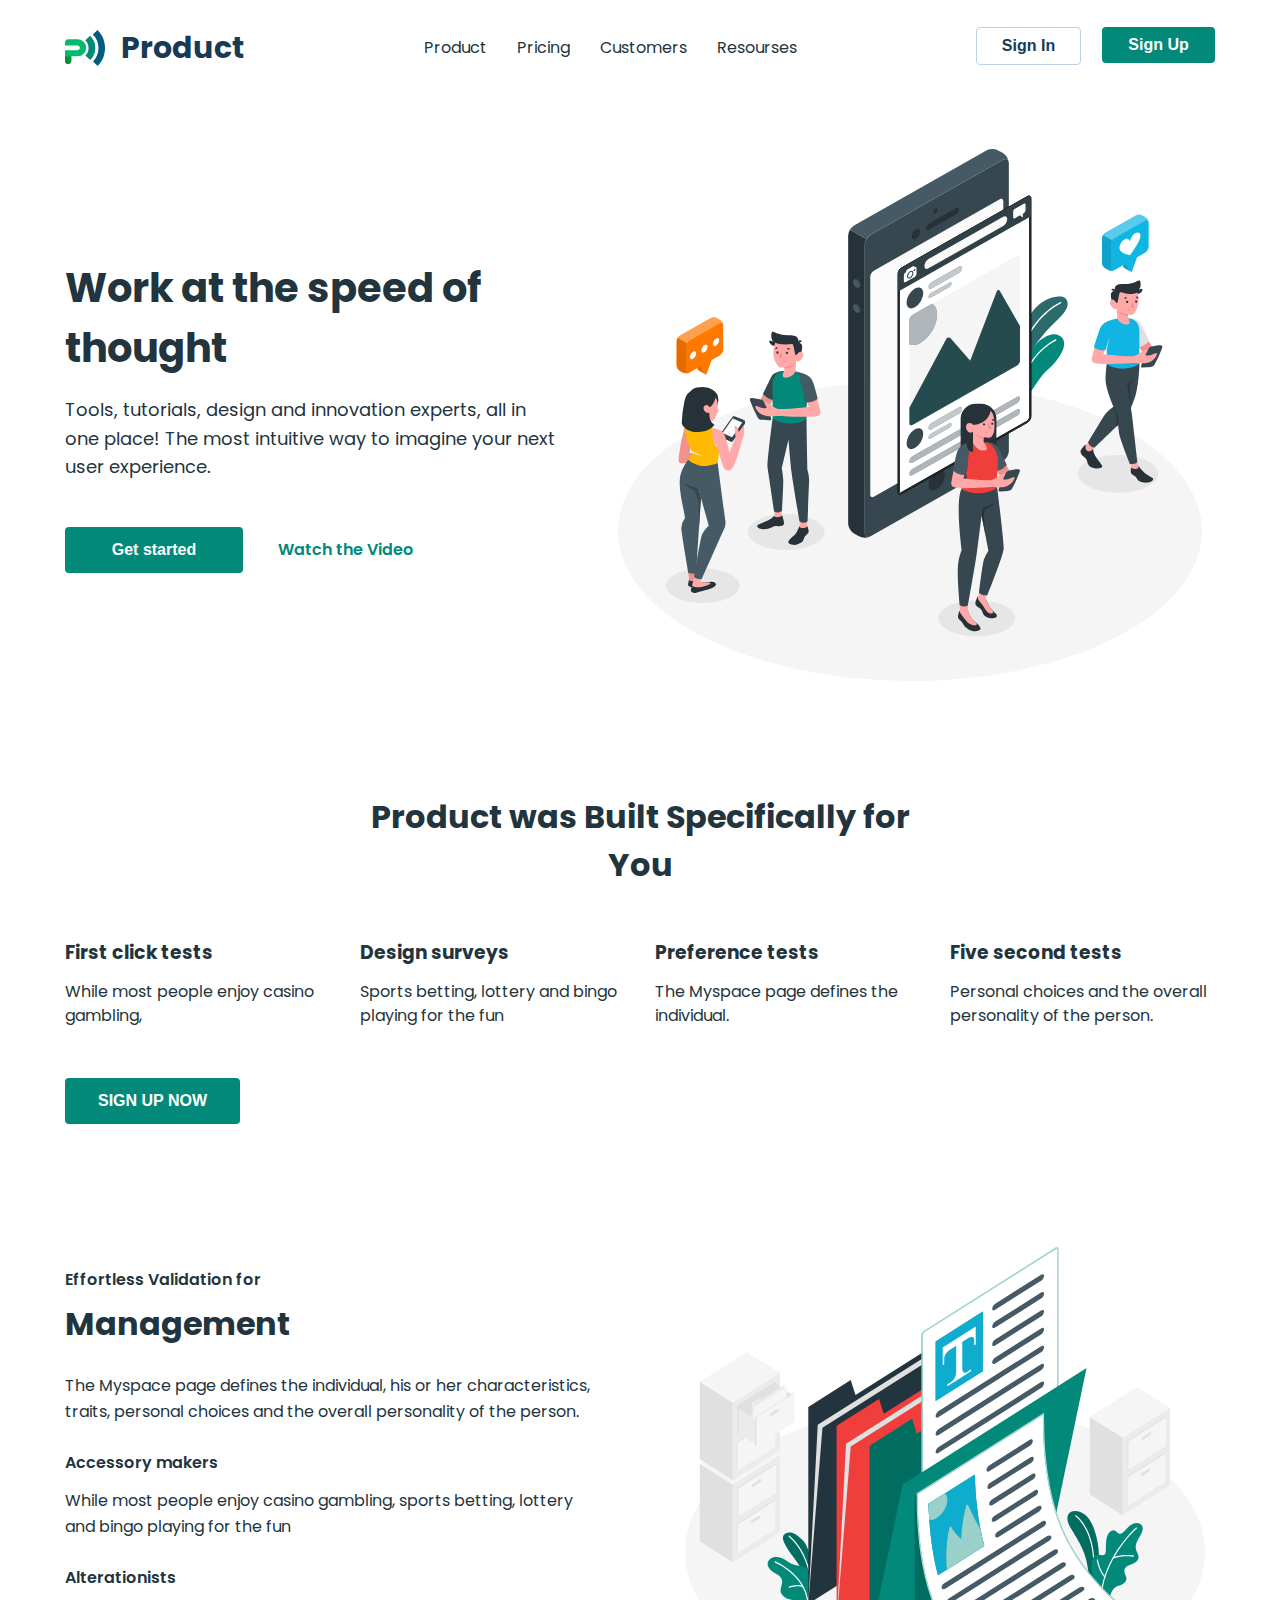
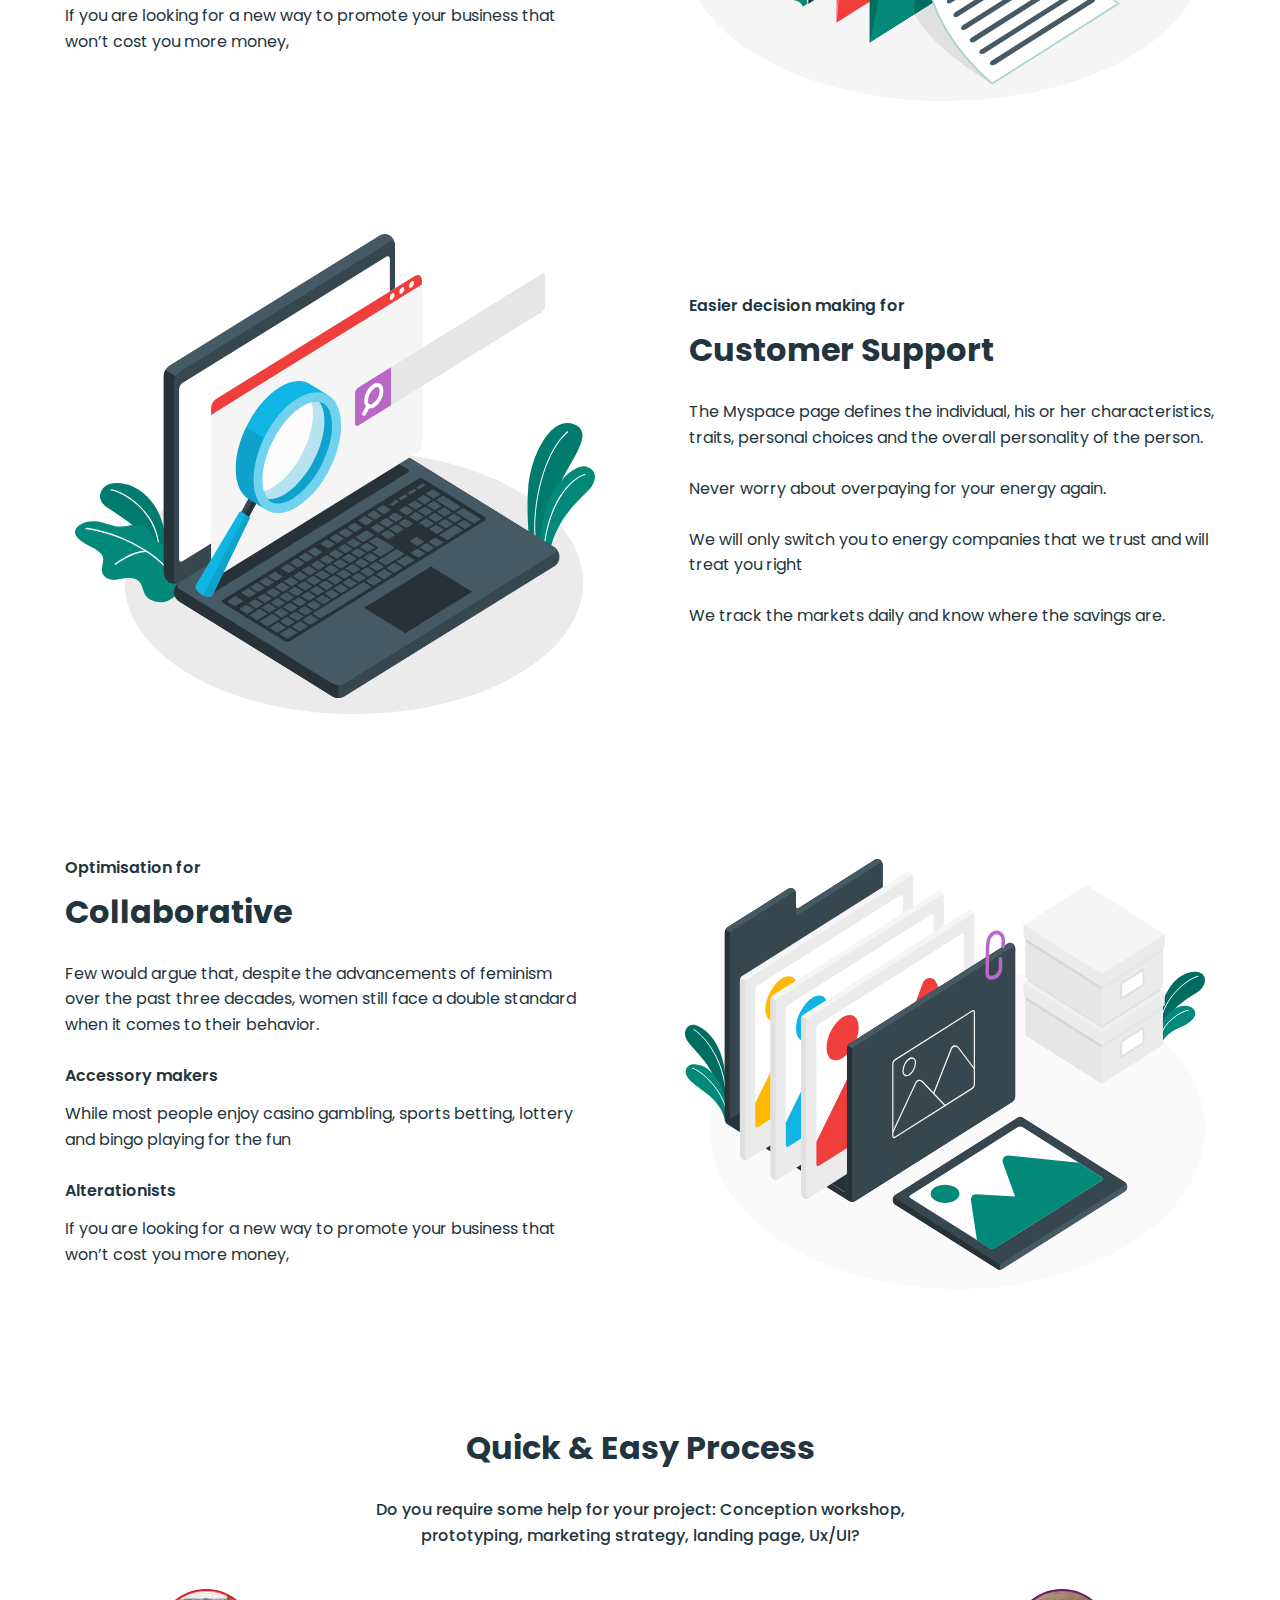
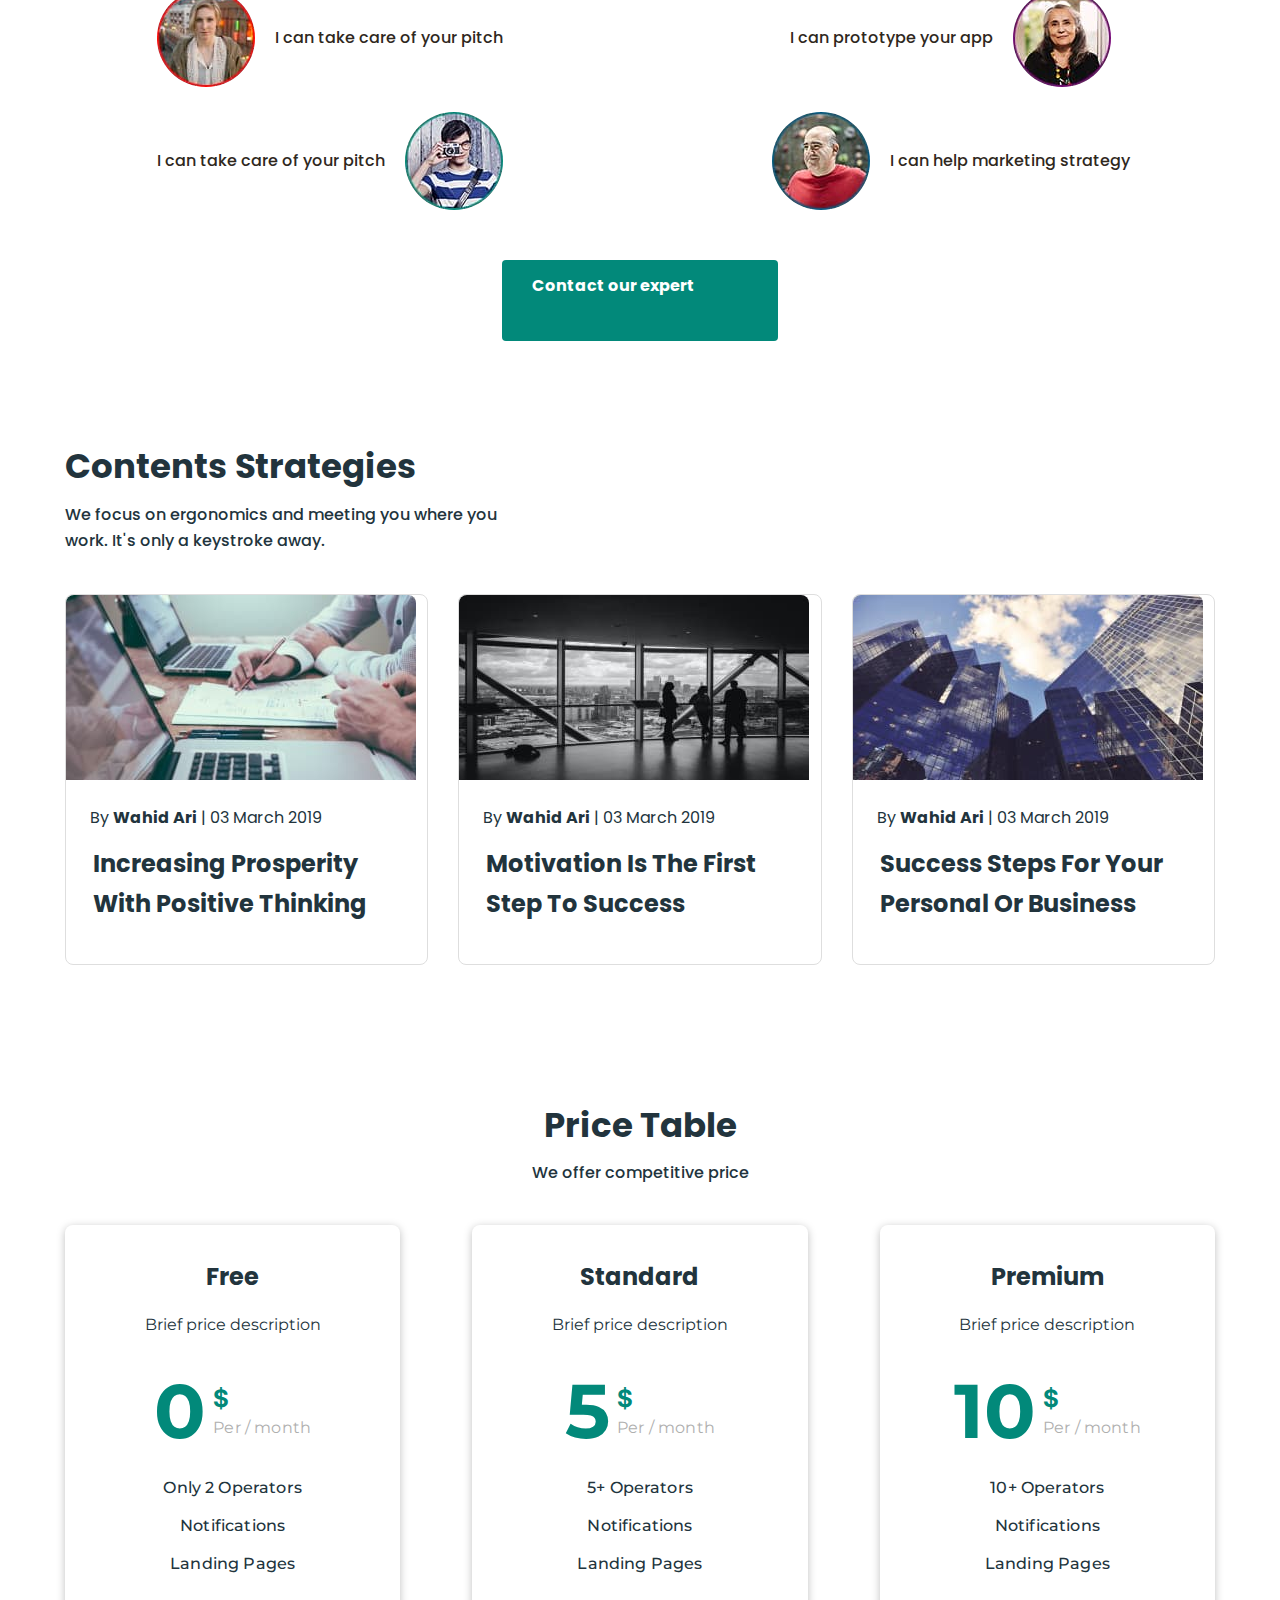
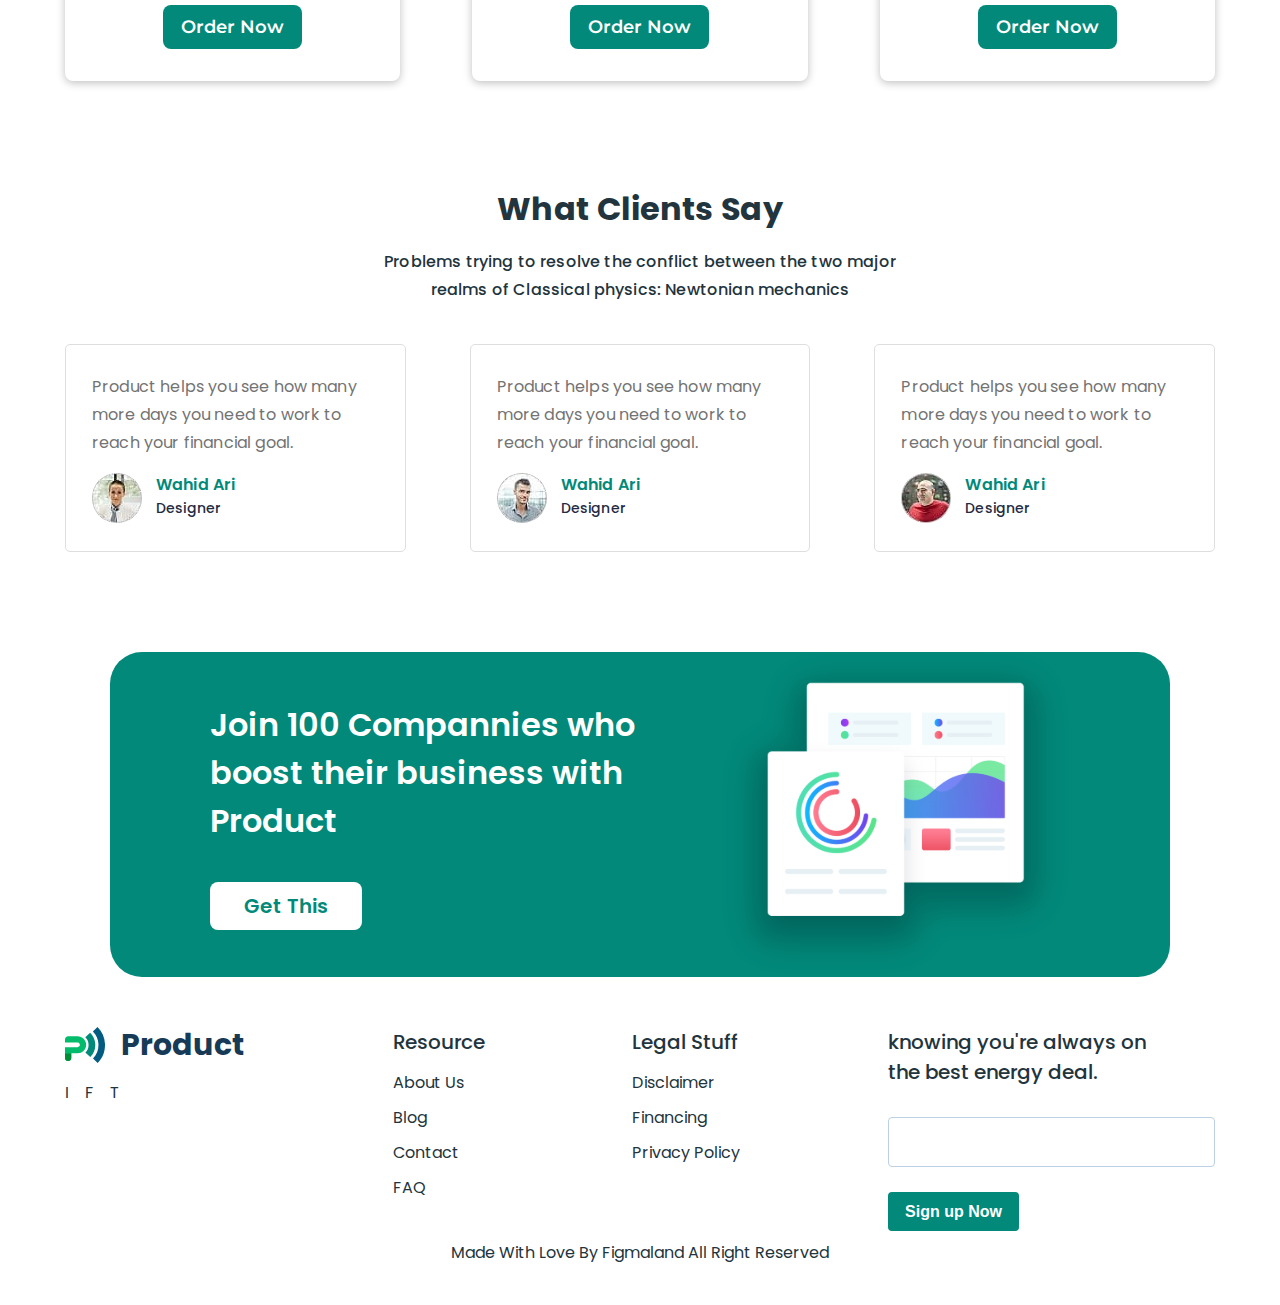
<file: index.html>
<!DOCTYPE html>
<html lang="en">
  <head>
    <meta charset="UTF-8" />
    <meta name="viewport" content="width=device-width, initial-scale=1.0" />
    <title>Business Promotion</title>
    <link
      rel="stylesheet"
      href="https://cdnjs.cloudflare.com/ajax/libs/modern-normalize/3.0.1/modern-normalize.min.css"
      integrity="sha512-q6WgHqiHlKyOqslT/lgBgodhd03Wp4BEqKeW6nNtlOY4quzyG3VoQKFrieaCeSnuVseNKRGpGeDU3qPmabCANg=="
      crossorigin="anonymous"
      referrerpolicy="no-referrer"
    />
    <link href="./css/styles.css" rel="stylesheet" />
    <link rel="preconnect" href="https://fonts.googleapis.com" />
    <link rel="preconnect" href="https://fonts.gstatic.com" crossorigin />
    <link
      href="https://fonts.googleapis.com/css2?family=Inter:ital,opsz,wght@0,14..32,100..900;1,14..32,100..900&family=Montserrat:ital,wght@0,100..900;1,100..900&family=Poppins:wght@400;500;600;700&display=swap"
      rel="stylesheet"
    />
  </head>
  <body>
    <header>
      <div class="container">
        <nav class="navigation">
          <a class="logo" href="index.html">
            <img
              class="logo-img"
              src="./images/logo.svg"
              alt="Logotype"
              width="40"
              height="36"
            />
            <p class="logo-text">Product</p></a
          >
          <ul class="navigation-list">
            <li class="navigation-list-item">
              <a href="./index.html">Product</a>
            </li>
            <li class="navigation-list-item">
              <a href="./pricing.html">Pricing</a>
            </li>
            <li class="navigation-list-item">
              <a href="./customer.html">Customers</a>
            </li>
            <li class="navigation-list-item"><a href="">Resourses</a></li>
          </ul>
          <ul class="navigation-btn">
            <li>
              <button class="navigation-btn-in" type="button">Sign In</button>
            </li>
            <li>
              <button class="navigation-btn-up" type="button">Sign Up</button>
            </li>
          </ul>
        </nav>
      </div>
    </header>
    <main>
      <section class="section hero-section">
        <div class="container container-hero">
          <div class="hero-text">
            <h1 class="hero-title">Work at the speed of thought</h1>
            <p class="hero-subtitle">
              Tools, tutorials, design and innovation experts, all in one place!
              The most intuitive way to imagine your next user experience.
            </p>

            <button class="hero-btn" type="button">Get started</button>
            <a class="hero-link" href="">Watch the Video</a>
          </div>
          <img src="./images/hero-img.svg" alt="people" />
        </div>
      </section>
      <section class="section section-benefits">
        <div class="container container-benefits">
          <h2 class="benefits-title">Product was Built Specifically for You</h2>
          <ul class="benefits-list">
            <li class="benefits-list-item">
              <h3 class="benefits-item-title">First click tests</h3>
              <p class="benefits-item-text">
                While most people enjoy casino gambling,
              </p>
            </li>
            <li class="benefits-list-item">
              <h3 class="benefits-item-title">Design surveys</h3>
              <p class="benefits-item-text">
                Sports betting, lottery and bingo playing for the fun
              </p>
            </li>
            <li class="benefits-list-item">
              <h3 class="benefits-item-title">Preference tests</h3>
              <p class="benefits-item-text">
                The Myspace page defines the individual.
              </p>
            </li>
            <li class="benefits-list-item">
              <h3 class="benefits-item-title">Five second tests</h3>
              <p class="benefits-item-text">
                Personal choices and the overall personality of the person.
              </p>
            </li>
          </ul>
          <button class="benefit-btn" type="button">SIGN UP NOW</button>
        </div>
      </section>
      <section class="section section-management">
        <div class="container container-management">
          <div class="management-content">
            <p class="management-subtitle">Effortless Validation for</p>
            <h3 class="management-title">Management</h3>
            <p class="section-text">
              The Myspace page defines the individual, his or her
              characteristics, traits, personal choices and the overall
              personality of the person.
            </p>
            <ul class="management-list">
              <li class="management-list-item">
                <h4 class="management-list-item-title">Accessory makers</h4>
                <p class="section-text">
                  While most people enjoy casino gambling, sports betting,
                  lottery and bingo playing for the fun
                </p>
              </li>
              <li class="management-list-item">
                <h4 class="management-list-item-title">Alterationists</h4>
                <p class="section-text">
                  If you are looking for a new way to promote your business that
                  won’t cost you more money,
                </p>
              </li>
            </ul>
          </div>
          <img
            class="management-image"
            src="./images/management-img.svg"
            alt="management"
            width="540"
            height="500"
          />
        </div>
      </section>
      <section class="section section-support">
        <div class="container container-management">
          <img
            src="./images/support-img.svg"
            alt="support"
            width="540"
            height="500"
          />
          <div class="management-content">
            <p class="management-subtitle">Easier decision making for</p>
            <h3 class="management-title">Customer Support</h3>
            <p class="section-text">
              The Myspace page defines the individual, his or her
              characteristics, traits, personal choices and the overall
              personality of the person.
            </p>
            <ul class="management-list">
              <li>
                <p class="section-text">
                  Never worry about overpaying for your energy again.
                </p>
              </li>
              <li>
                <p class="section-text">
                  We will only switch you to energy companies that we trust and
                  will treat you right
                </p>
              </li>
              <li>
                <p class="section-text">
                  We track the markets daily and know where the savings are.
                </p>
              </li>
            </ul>
          </div>
        </div>
      </section>
      <section class="section">
        <div class="container container-management">
          <div class="management-content">
            <p class="management-subtitle">Optimisation for</p>
            <h3 class="management-title">Collaborative</h3>
            <p class="section-text">
              Few would argue that, despite the advancements of feminism over
              the past three decades, women still face a double standard when it
              comes to their behavior.
            </p>
            <ul class="management-list">
              <li>
                <h4 class="management-list-item-title">Accessory makers</h4>
                <p class="section-text">
                  While most people enjoy casino gambling, sports betting,
                  lottery and bingo playing for the fun
                </p>
              </li>
              <li>
                <h4 class="management-list-item-title">Alterationists</h4>
                <p class="section-text">
                  If you are looking for a new way to promote your business that
                  won’t cost you more money,
                </p>
              </li>
            </ul>
          </div>
          <img
            src="./images/collaboration-img.svg"
            alt="collaboration"
            width="540"
            height="500"
          />
        </div>
      </section>
      <section class="section section-experts">
        <div class="container container-experts">
          <h2 class="experts-title">Quick & Easy Process</h2>
          <p class="expert-subtitle">
            Do you require some help for your project: Conception workshop,
            prototyping, marketing strategy, landing page, Ux/UI?
          </p>
          <ul class="experts-list">
            <li class="experts-list-item">
              <img
                class="expert-photo"
                src="./images/avatar1.jpg"
                alt="avatar1"
              />
              <p class="expert-comment">I can take care of your pitch</p>
            </li>
            <li class="experts-list-item">
              <p class="expert-comment">I can prototype your app</p>
              <img
                class="expert-photo"
                src="./images/avatar2.jpg"
                alt="avatar2"
              />
            </li>
            <li class="experts-list-item">
              <p class="expert-comment">I can take care of your pitch</p>
              <img
                class="expert-photo"
                src="./images/avatar3.jpg"
                alt="avatar3"
              />
            </li>
            <li class="experts-list-item">
              <img
                class="expert-photo"
                src="./images/avatar4.jpg"
                alt="avatar4"
              />
              <p class="expert-comment">I can help marketing strategy</p>
            </li>
          </ul>
          <div class="contact-experts-btn">
            <a class="contact-experts">Contact our expert</a>
          </div>
        </div>
      </section>
      <section class="section section-strategy">
        <div class="container">
          <h2 class="strategy-title">Contents Strategies</h2>
          <p class="strategy-subtitle">
            We focus on ergonomics and meeting you where you work. It's only a
            keystroke away.
          </p>
          <ul class="strategy-card-list">
            <li class="strategy-list-item">
              <img
                class="strategy-image"
                src="./images/image.jpg"
                alt="image1"
              />
              <p class="strategy-image-subscribe">
                By <span class="autor">Wahid Ari</span> | 03 March 2019
              </p>
              <h3 class="strategy-image-title">
                Increasing Prosperity With Positive Thinking
              </h3>
            </li>

            <li class="strategy-list-item">
              <img
                class="strategy-image"
                src="./images/image1.jpg"
                alt="image2"
              />
              <p class="strategy-image-subscribe">
                By <span class="autor">Wahid Ari</span> | 03 March 2019
              </p>
              <h3 class="strategy-image-title">
                Motivation Is The First Step To Success
              </h3>
            </li>
            <li class="strategy-list-item">
              <img
                class="strategy-image"
                src="./images/image2.jpg"
                alt="image3"
              />
              <p class="strategy-image-subscribe">
                By <span class="autor">Wahid Ari</span> | 03 March 2019
              </p>
              <h3 class="strategy-image-title">
                Success Steps For Your Personal Or Business
              </h3>
            </li>
          </ul>
        </div>
      </section>
      <section class="section section-price">
        <div class="container">
          <h2 class="section-title title-price">Price Table</h2>
          <p class="section-subtitle subtitle-price">
            We offer competitive price
          </p>

          <ul class="price-list">
            <li class="price-card">
              <h3 class="price-card-title">Free</h3>
              <p class="price-card-text">Brief price description</p>

              <span class="price-card-price"
                >0
                <span class="card-price-part"
                  ><span>$</span> Per / month</span
                ></span
              >

              <ul class="price-card-list">
                <li class="price-card-item">Only 2 Operators</li>
                <li class="price-card-item">Notifications</li>
                <li class="price-card-item">Landing Pages</li>
              </ul>

              <button class="price-card-btn" type="button">Order Now</button>
            </li>

            <li class="price-card">
              <h3 class="price-card-title">Standard</h3>
              <p class="price-card-text">Brief price description</p>

              <span class="price-card-price"
                >5
                <span class="card-price-part"
                  ><span>$</span> Per / month</span
                ></span
              >

              <ul class="price-card-list">
                <li class="price-card-item">5+ Operators</li>
                <li class="price-card-item">Notifications</li>
                <li class="price-card-item">Landing Pages</li>
              </ul>

              <button class="price-card-btn" type="button">Order Now</button>
            </li>

            <li class="price-card">
              <h3 class="price-card-title">Premium</h3>
              <p class="price-card-text">Brief price description</p>

              <span class="price-card-price"
                >10
                <span class="card-price-part"
                  ><span>$</span> Per / month</span
                ></span
              >

              <ul class="price-card-list">
                <li class="price-card-item">10+ Operators</li>
                <li class="price-card-item">Notifications</li>
                <li class="price-card-item">Landing Pages</li>
              </ul>

              <button class="price-card-btn" type="button">Order Now</button>
            </li>
          </ul>
        </div>
      </section>
      <section class="section">
        <div class="container container-rewiev">
          <h2 class="rewiev-title">What Clients Say</h2>
          <p class="rewiev-subtitle">
            Problems trying to resolve the conflict between the two major realms
            of Classical physics: Newtonian mechanics
          </p>
          <ul class="rewiev-list">
            <li class="rewiev-list-item">
              <p class="rewiev-text">
                Product helps you see how many more days you need to work to
                reach your financial goal.
              </p>
              <div class="rewiever-container">
                <img
                  class="rewiever-photo"
                  src="./images/Ellipse1.jpg"
                  alt="client1"
                />
                <ul class="rewiever">
                  <li class="rewiever-name">Wahid Ari</li>
                  <li class="rewiever-position">Designer</li>
                </ul>
              </div>
            </li>
            <li class="rewiev-list-item">
              <p class="rewiev-text">
                Product helps you see how many more days you need to work to
                reach your financial goal.
              </p>
              <div class="rewiever-container">
                <img
                  class="rewiever-photo"
                  src="./images/Ellipse2.jpg"
                  alt="client2"
                />
                <ul class="rewiever">
                  <li class="rewiever-name">Wahid Ari</li>
                  <li class="rewiever-position">Designer</li>
                </ul>
              </div>
            </li>
            <li class="rewiev-list-item">
              <p class="rewiev-text">
                Product helps you see how many more days you need to work to
                reach your financial goal.
              </p>
              <div class="rewiever-container">
                <img
                  class="rewiever-photo"
                  src="./images/Ellipse3.jpg"
                  alt="client3"
                />
                <ul class="rewiever">
                  <li class="rewiever-name">Wahid Ari</li>
                  <li class="rewiever-position">Designer</li>
                </ul>
              </div>
            </li>
          </ul>
        </div>
      </section>
      <section class="section">
        <div class="container">
          <div class="container-join">
            <div class="title-and-btn">
              <h2 class="join-title">
                Join 100 Compannies who boost their business with Product
              </h2>
              <div class="get-this">
                <a class="get-this-btn" href="">Get This</a>
              </div>
            </div>
            <img
              src="./images/graphics.svg"
              alt="screen"
              width="351"
              height="331"
            />
          </div>
        </div>
      </section>
    </main>

    <footer>
      <div class="container container-footer">
        <div class="container-footer-logo">
          <a class="logo logo-footer" href="index.html">
            <img
              class="logo-img"
              src="./images/logo.svg"
              alt="Logotype"
              width="40"
              height="36"
            />
            <p class="logo-text">Product</p></a
          >
          <ul class="social-icon">
            <li class="social-icon-item"><a href="">I</a></li>
            <li class="social-icon-item"><a href="">F</a></li>
            <li class="social-icon-item"><a href="">T</a></li>
          </ul>
        </div>

        <nav class="nav-footer">
          <p class="nav-footer-title">Resource</p>
          <ul class="footer-nav-list">
            <li class="footer-nav-list-item"><a href="">About Us</a></li>
            <li class="footer-nav-list-item"><a href="">Blog</a></li>
            <li class="footer-nav-list-item"><a href="">Contact</a></li>
            <li class="footer-nav-list-item"><a href="">FAQ</a></li>
          </ul>
        </nav>

        <div class="footer-info">
          <p class="nav-footer-title">Legal Stuff</p>
          <ul class="footer-nav-list">
            <li class="footer-nav-list-item"><a href="">Disclaimer</a></li>
            <li class="footer-nav-list-item"><a href="">Financing</a></li>
            <li class="footer-nav-list-item"><a href="">Privacy Policy</a></li>
          </ul>
        </div>
        <div class="container-form">
          <p class="nav-footer-title title-form">
            knowing you're always on the best energy deal.
          </p>
          <form class="form" action="input"></form>
          <button class="footer-btn" type="button">Sign up Now</button>
        </div>
      </div>
      <p class="copyrhight">Made With Love By Figmaland All Right Reserved</p>
    </footer>
  </body>
</html>
</file>
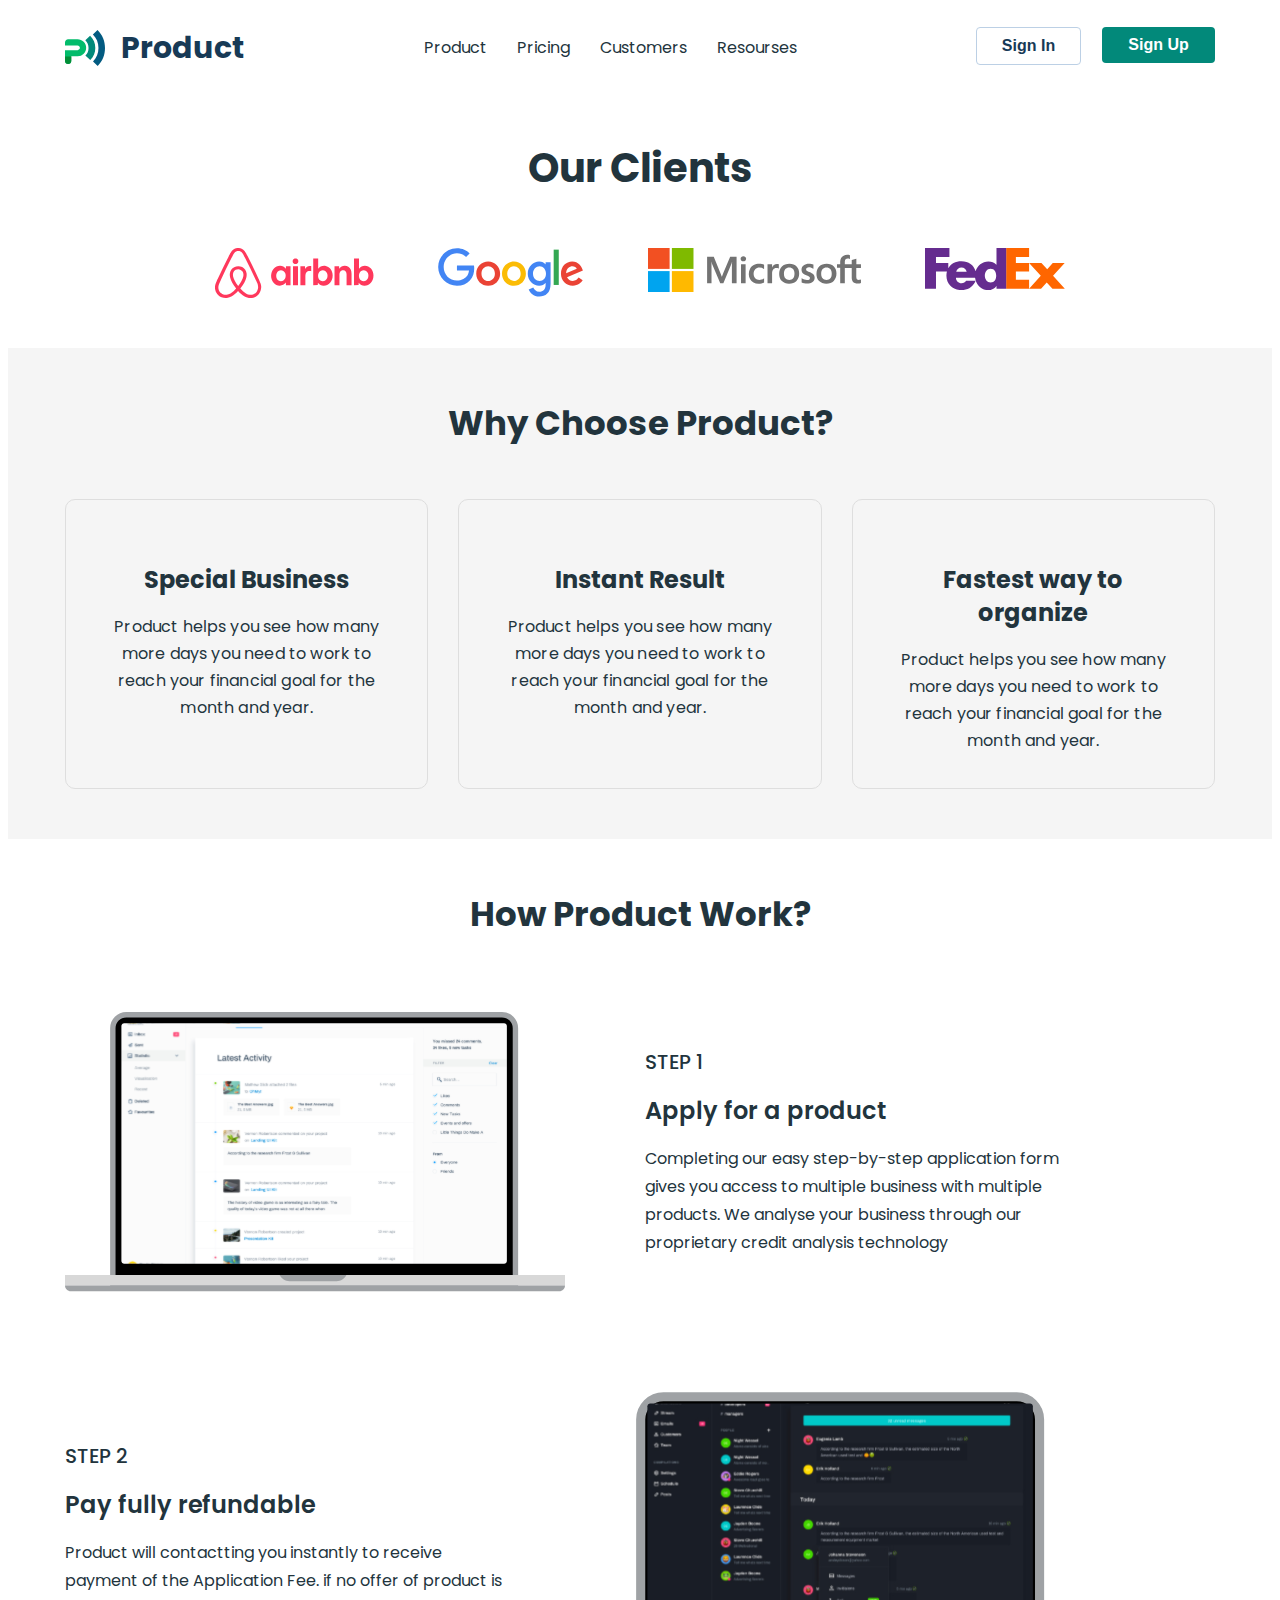
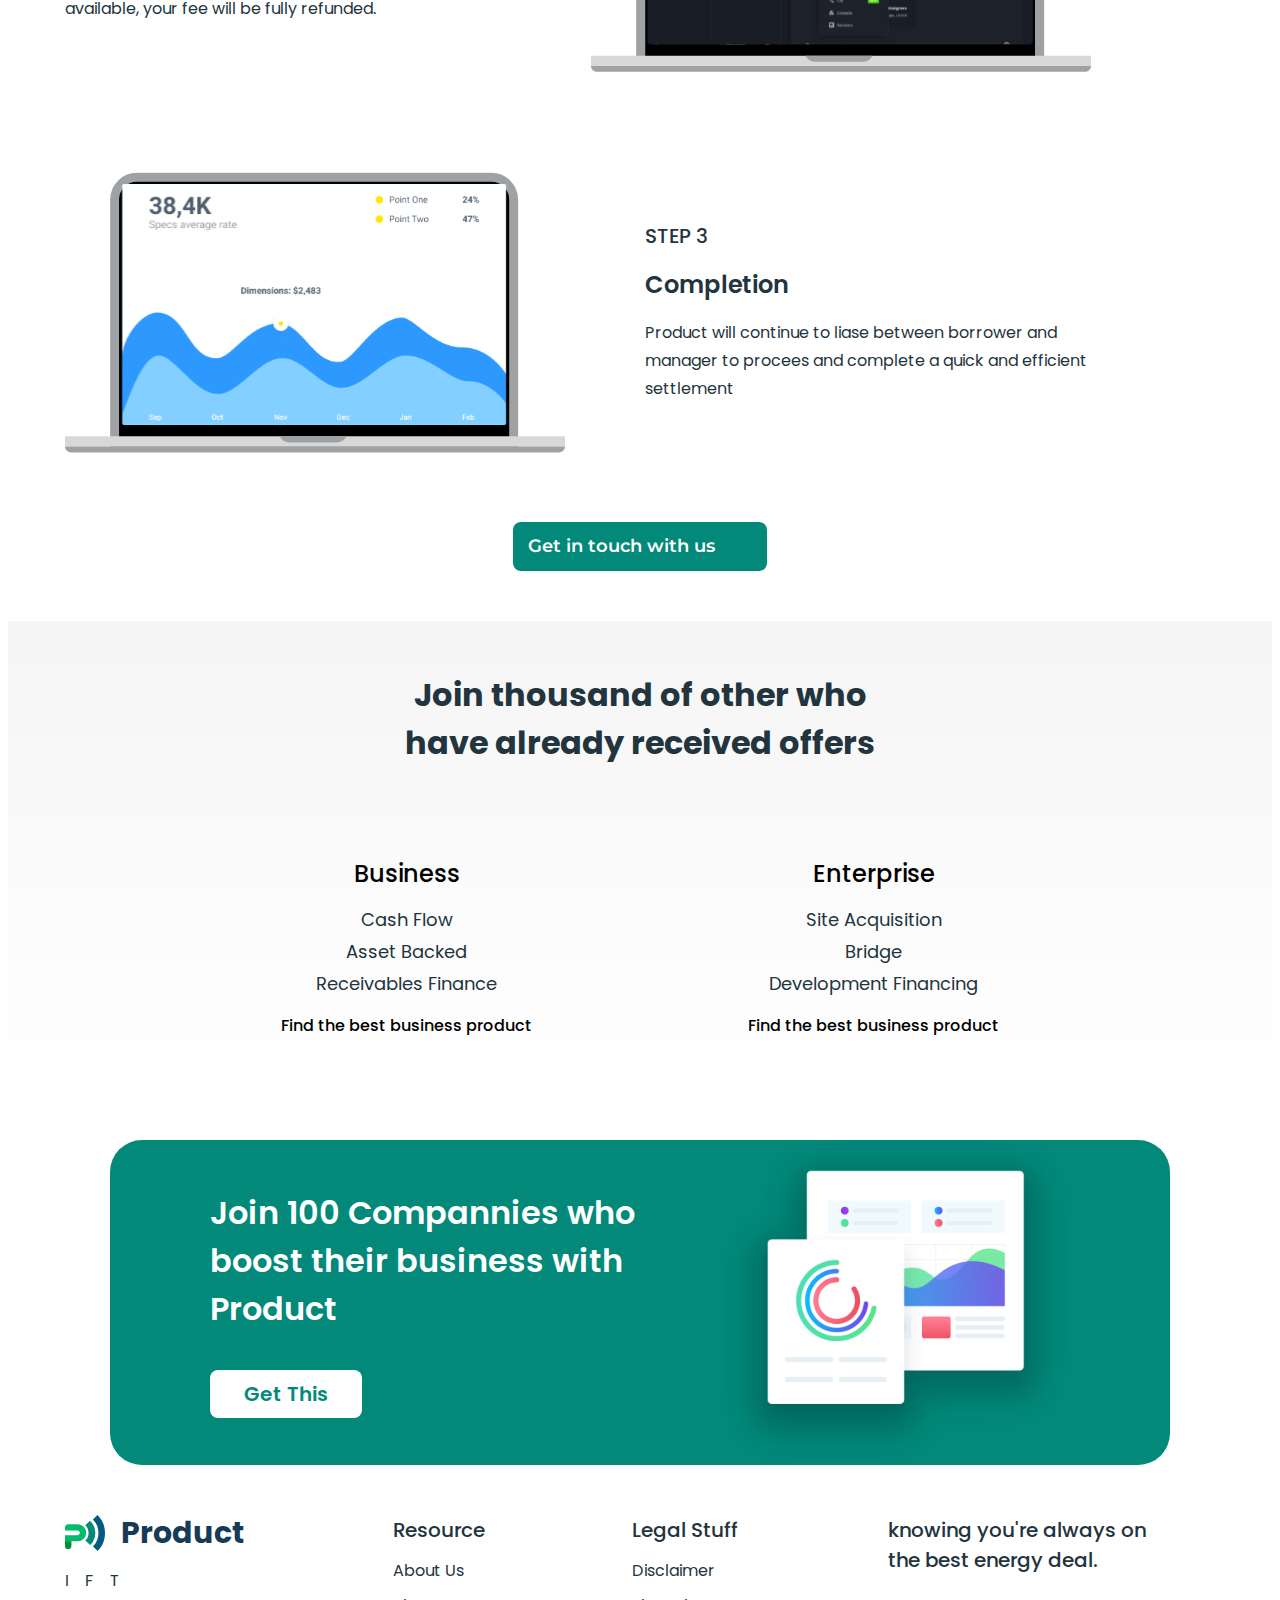
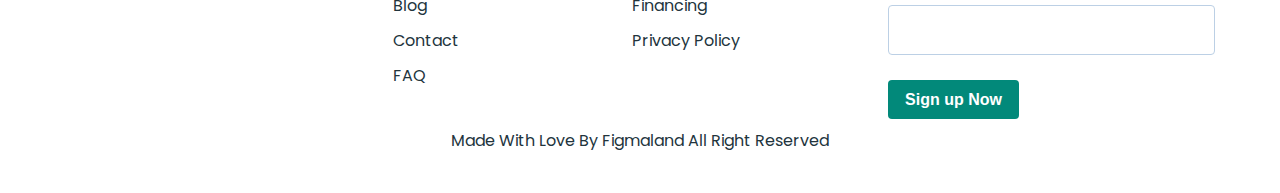
<file: customer.html>
<!DOCTYPE html>
<html lang="en">
  <head>
    <meta charset="UTF-8" />
    <meta name="viewport" content="width=device-width, initial-scale=1.0" />
    <title>Business Promotion</title>
    <link
      rel="stylesheet"
      href="https://cdnjs.cloudflare.com/ajax/libs/modern-normalize/3.0.1/modern-normalize.min.css"
      integrity="sha512-q6WgHqiHlKyOqslT/lgBgodhd03Wp4BEqKeW6nNtlOY4quzyG3VoQKFrieaCeSnuVseNKRGpGeDU3qPmabCANg=="
      crossorigin="anonymous"
      referrerpolicy="no-referrer"
    />
    <link href="./css/styles.css" rel="stylesheet" />
    <link rel="preconnect" href="https://fonts.googleapis.com" />
    <link rel="preconnect" href="https://fonts.gstatic.com" crossorigin />
    <link
      href="https://fonts.googleapis.com/css2?family=Inter:ital,opsz,wght@0,14..32,100..900;1,14..32,100..900&family=Montserrat:ital,wght@0,100..900;1,100..900&family=Poppins:wght@400;500;600;700&display=swap"
      rel="stylesheet"
    />
  </head>
  <body>
    <header>
      <div class="container">
        <nav class="navigation">
          <a class="logo" href="index.html">
            <img
              class="logo-img"
              src="./images/logo.svg"
              alt="Logotype"
              width="40"
              height="36"
            />
            <p class="logo-text">Product</p></a
          >
          <ul class="navigation-list">
            <li class="navigation-list-item">
              <a href="./index.html">Product</a>
            </li>
            <li class="navigation-list-item">
              <a href="./pricing.html">Pricing</a>
            </li>
            <li class="navigation-list-item">
              <a href="./customer.html">Customers</a>
            </li>
            <li class="navigation-list-item"><a href="">Resourses</a></li>
          </ul>
          <ul class="navigation-btn">
            <li>
              <button class="navigation-btn-in" type="button">Sign In</button>
            </li>
            <li>
              <button class="navigation-btn-up" type="button">Sign Up</button>
            </li>
          </ul>
        </nav>
      </div>
    </header>
    <main>
      <section class="section">
        <div class="container">
          <h1 class="clients-title">Our Clients</h1>
          <ul class="clients-logo-list">
            <li>
              <a href=""><img src="/images/Airbnb Logo.svg" alt="Airbnb" /></a>
            </li>
            <li>
              <a href=""><img src="/images/Google Logo.svg" alt="Google" /></a>
            </li>
            <li>
              <a href=""
                ><img src="/images/Microsoft Logo.svg" alt="Microsoft"
              /></a>
            </li>
            <li>
              <a href=""><img src="/images/FedEx Logo.svg" alt="FedEx" /></a>
            </li>
          </ul>
        </div>
      </section>
      <section class="section section-choose">
        <div class="container">
          <h2 class="choose-title">Why Choose Product?</h2>
          <ul class="choose-benefits-list">
            <li class="choose-benefits-list-items">
              <h3 class="choose-list-title">Special Business</h3>
              <p class="choose-list-text">
                Product helps you see how many more days you need to work to
                reach your financial goal for the month and year.
              </p>
            </li>
            <li class="choose-benefits-list-items">
              <h3 class="choose-list-title">Instant Result</h3>
              <p class="choose-list-text">
                Product helps you see how many more days you need to work to
                reach your financial goal for the month and year.
              </p>
            </li>
            <li class="choose-benefits-list-items">
              <h3 class="choose-list-title">Fastest way to organize</h3>
              <p class="choose-list-text">
                Product helps you see how many more days you need to work to
                reach your financial goal for the month and year.
              </p>
            </li>
          </ul>
        </div>
      </section>
      <section class="section">
        <div class="container">
          <h2 class="how-it-work-title">How Product Work?</h2>
          <ul class="step-list">
            <li class="step-list-item">
              <img src="/images/mac1.svg" alt="step1" />
              <div class="container-step">
                <p class="step-num">STEP 1</p>
                <h3 class="step-name">Apply for a product</h3>
                <p class="step-text">
                  Completing our easy step-by-step application form gives you
                  access to multiple business with multiple products. We analyse
                  your business through our proprietary credit analysis
                  technology
                </p>
              </div>
            </li>
            <li class="step-list-item">
              <div class="container-step">
                <p class="step-num">STEP 2</p>
                <h3 class="step-name">Pay fully refundable</h3>
                <p class="step-text">
                  Product will contactting you instantly to receive payment of
                  the Application Fee. if no offer of product is available, your
                  fee will be fully refunded.
                </p>
              </div>
              <img src="/images/mac2.svg" alt="step2" />
            </li>
            <li class="step-list-item">
              <img src="/images/mac3.svg" alt="step3" />
              <div class="container-step">
                <p class="step-num">STEP 3</p>
                <h3 class="step-name">Completion</h3>
                <p class="step-text">
                  Product will continue to liase between borrower and manager to
                  procees and complete a quick and efficient settlement
                </p>
              </div>
            </li>
          </ul>
          <div class="container-btn-get-in">
            <a class="btn-get-in" href="">Get in touch with us</a>
          </div>
        </div>
      </section>
      <section class="section section-offers">
        <div class="container">
          <h2 class="offers-title">
            Join thousand of other who have already received offers
          </h2>
          <ul class="offers-list">
            <li class="offers-list-item">
              <h3 class="offers-name">Business</h3>
              <ul class="offers-ben-list">
                <li class="offers-ben-list-item"><p>Cash Flow</p></li>
                <li class="offers-ben-list-item"><p>Asset Backed</p></li>
                <li class="offers-ben-list-item"><p>Receivables Finance</p></li>
              </ul>
              <p class="offers-ben-list-subscribe">
                Find the best business product
              </p>
            </li>
            <li class="offers-list-item">
              <h3 class="offers-name">Enterprise</h3>
              <ul class="offers-ben-list">
                <li class="offers-ben-list-item"><p>Site Acquisition</p></li>
                <li class="offers-ben-list-item"><p>Bridge</p></li>
                <li class="offers-ben-list-item">
                  <p>Development Financing</p>
                </li>
              </ul>
              <p class="offers-ben-list-subscribe">
                Find the best business product
              </p>
            </li>
          </ul>
        </div>
      </section>
      <section class="section">
        <div class="container">
          <div class="container-join">
            <div class="title-and-btn">
              <h2 class="join-title">
                Join 100 Compannies who boost their business with Product
              </h2>
              <div class="get-this">
                <a class="get-this-btn" href="">Get This</a>
              </div>
            </div>
            <img
              src="./images/graphics.svg"
              alt="screen"
              width="351"
              height="331"
            />
          </div>
        </div>
      </section>
    </main>
    <footer>
      <div class="container container-footer">
        <div class="container-footer-logo">
          <a class="logo logo-footer" href="index.html">
            <img
              class="logo-img"
              src="./images/logo.svg"
              alt="Logotype"
              width="40"
              height="36"
            />
            <p class="logo-text">Product</p></a
          >
          <ul class="social-icon">
            <li class="social-icon-item"><a href="">I</a></li>
            <li class="social-icon-item"><a href="">F</a></li>
            <li class="social-icon-item"><a href="">T</a></li>
          </ul>
        </div>

        <nav class="nav-footer">
          <p class="nav-footer-title">Resource</p>
          <ul class="footer-nav-list">
            <li class="footer-nav-list-item"><a href="">About Us</a></li>
            <li class="footer-nav-list-item"><a href="">Blog</a></li>
            <li class="footer-nav-list-item"><a href="">Contact</a></li>
            <li class="footer-nav-list-item"><a href="">FAQ</a></li>
          </ul>
        </nav>

        <div class="footer-info">
          <p class="nav-footer-title">Legal Stuff</p>
          <ul class="footer-nav-list">
            <li class="footer-nav-list-item"><a href="">Disclaimer</a></li>
            <li class="footer-nav-list-item"><a href="">Financing</a></li>
            <li class="footer-nav-list-item"><a href="">Privacy Policy</a></li>
          </ul>
        </div>
        <div class="container-form">
          <p class="nav-footer-title title-form">
            knowing you're always on the best energy deal.
          </p>
          <form class="form" action="input"></form>
          <button class="footer-btn" type="button">Sign up Now</button>
        </div>
      </div>
      <p class="copyrhight">Made With Love By Figmaland All Right Reserved</p>
    </footer>
  </body>
</html>
</file>
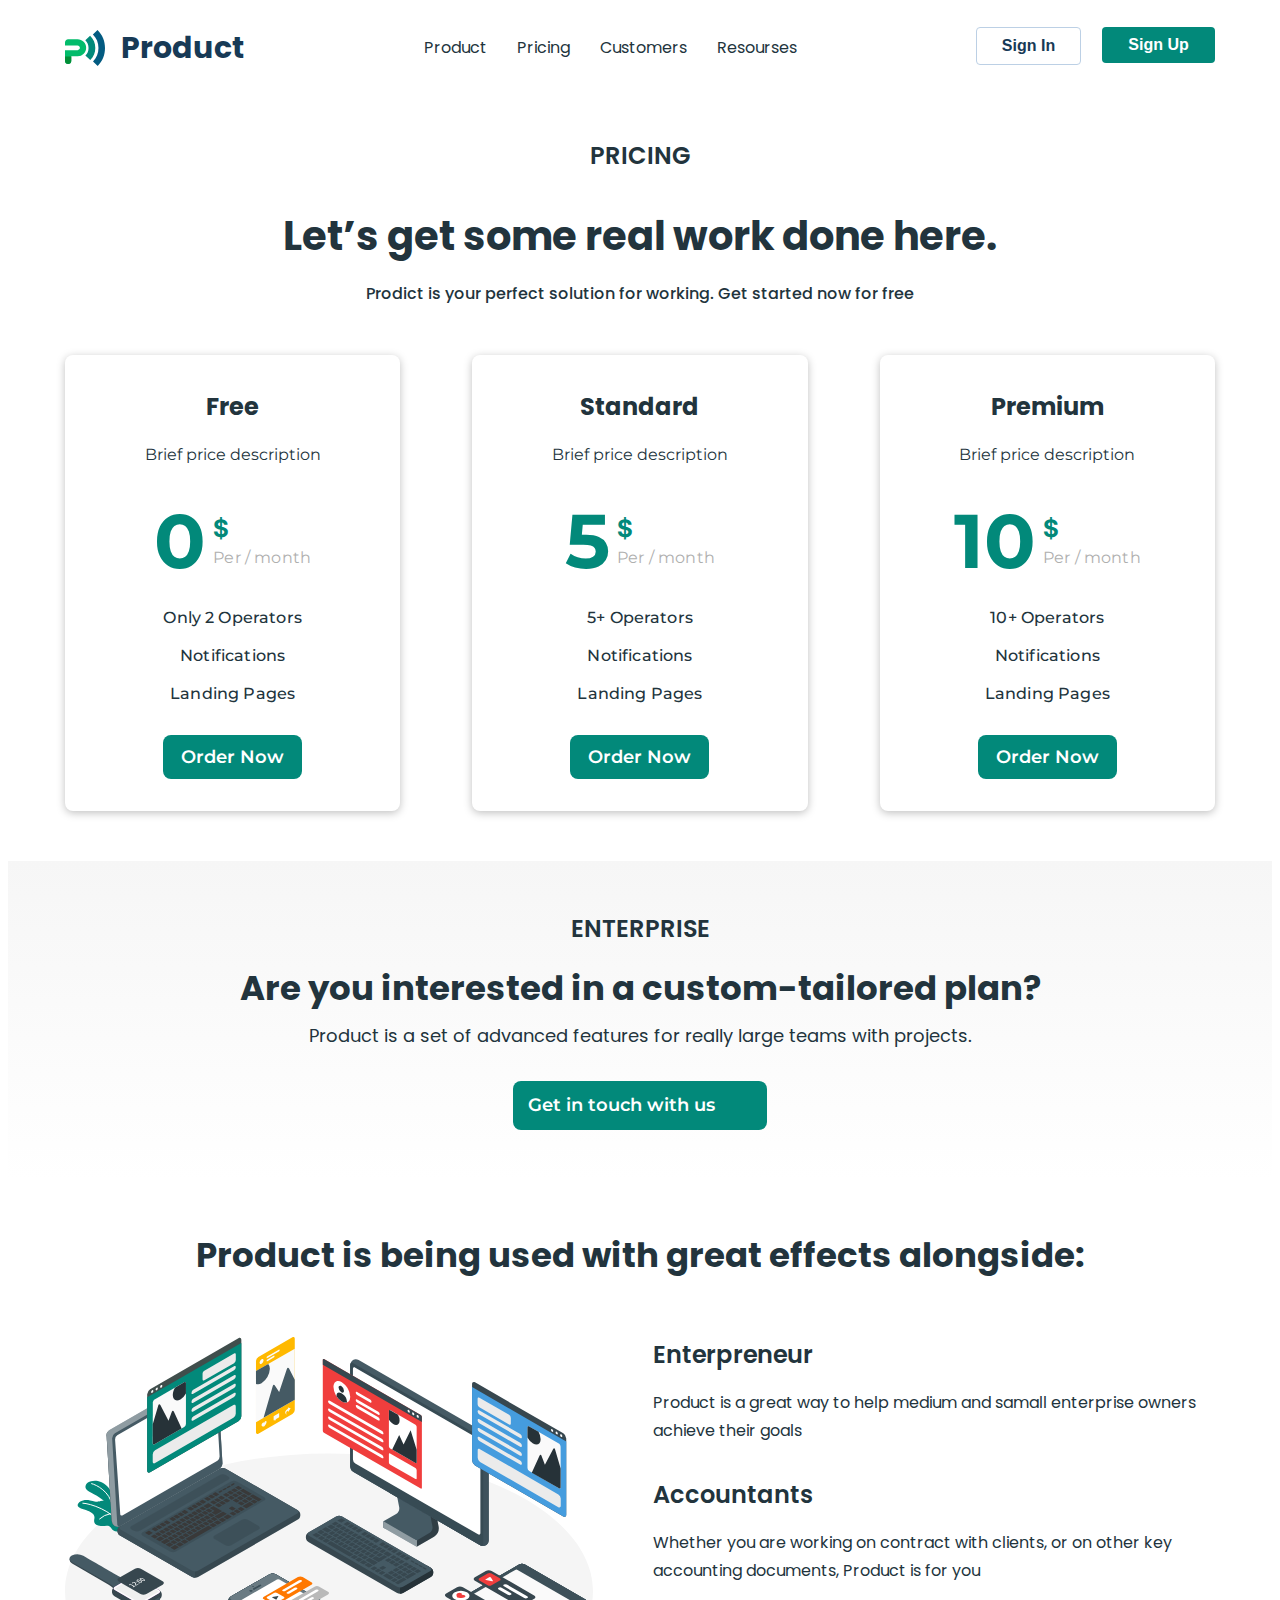
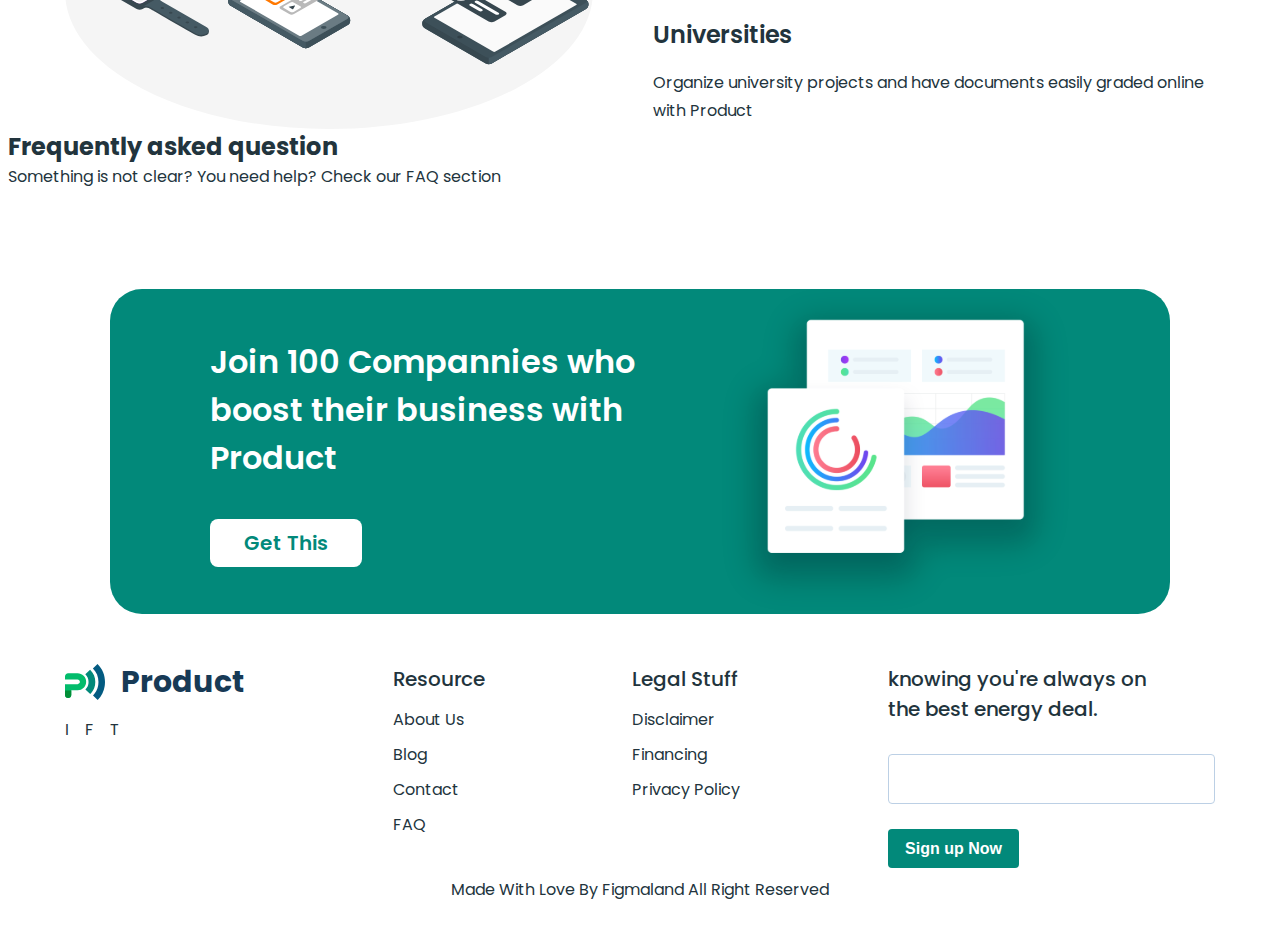
<file: pricing.html>
<!DOCTYPE html>
<html lang="en">
  <head>
    <meta charset="UTF-8" />
    <meta name="viewport" content="width=device-width, initial-scale=1.0" />
    <title>Business Promotion</title>
    <link
      rel="stylesheet"
      href="https://cdnjs.cloudflare.com/ajax/libs/modern-normalize/3.0.1/modern-normalize.min.css"
      integrity="sha512-q6WgHqiHlKyOqslT/lgBgodhd03Wp4BEqKeW6nNtlOY4quzyG3VoQKFrieaCeSnuVseNKRGpGeDU3qPmabCANg=="
      crossorigin="anonymous"
      referrerpolicy="no-referrer"
    />
    <link href="./css/styles.css" rel="stylesheet" />
    <link rel="preconnect" href="https://fonts.googleapis.com" />
    <link rel="preconnect" href="https://fonts.gstatic.com" crossorigin />
    <link
      href="https://fonts.googleapis.com/css2?family=Inter:ital,opsz,wght@0,14..32,100..900;1,14..32,100..900&family=Montserrat:ital,wght@0,100..900;1,100..900&family=Poppins:wght@400;500;600;700&display=swap"
      rel="stylesheet"
    />
  </head>
  <body>
    <header>
      <div class="container">
        <nav class="navigation">
          <a class="logo" href="index.html">
            <img
              class="logo-img"
              src="./images/logo.svg"
              alt="Logotype"
              width="40"
              height="36"
            />
            <p class="logo-text">Product</p></a
          >
          <ul class="navigation-list">
            <li class="navigation-list-item">
              <a href="./index.html">Product</a>
            </li>
            <li class="navigation-list-item">
              <a href="./pricing.html">Pricing</a>
            </li>
            <li class="navigation-list-item">
              <a href="./customer.html">Customers</a>
            </li>
            <li class="navigation-list-item"><a href="">Resourses</a></li>
          </ul>
          <ul class="navigation-btn">
            <li>
              <button class="navigation-btn-in" type="button">Sign In</button>
            </li>
            <li>
              <button class="navigation-btn-up" type="button">Sign Up</button>
            </li>
          </ul>
        </nav>
      </div>
    </header>
    <main>
      <section class="section">
        <div class="container">
          <p class="pricing-section-name">PRICING</p>
          <h1 class="pricing-title">Let’s get some real work done here.</h1>
          <p class="pricing-subtitle">
            Prodict is your perfect solution for working. Get started now for
            free
          </p>
          <ul class="price-list">
            <li class="price-card">
              <h3 class="price-card-title">Free</h3>
              <p class="price-card-text">Brief price description</p>

              <span class="price-card-price"
                >0
                <span class="card-price-part"
                  ><span>$</span> Per / month</span
                ></span
              >

              <ul class="price-card-list">
                <li class="price-card-item">Only 2 Operators</li>
                <li class="price-card-item">Notifications</li>
                <li class="price-card-item">Landing Pages</li>
              </ul>

              <button class="price-card-btn" type="button">Order Now</button>
            </li>

            <li class="price-card">
              <h3 class="price-card-title">Standard</h3>
              <p class="price-card-text">Brief price description</p>

              <span class="price-card-price"
                >5
                <span class="card-price-part"
                  ><span>$</span> Per / month</span
                ></span
              >

              <ul class="price-card-list">
                <li class="price-card-item">5+ Operators</li>
                <li class="price-card-item">Notifications</li>
                <li class="price-card-item">Landing Pages</li>
              </ul>

              <button class="price-card-btn" type="button">Order Now</button>
            </li>

            <li class="price-card">
              <h3 class="price-card-title">Premium</h3>
              <p class="price-card-text">Brief price description</p>

              <span class="price-card-price"
                >10
                <span class="card-price-part"
                  ><span>$</span> Per / month</span
                ></span
              >

              <ul class="price-card-list">
                <li class="price-card-item">10+ Operators</li>
                <li class="price-card-item">Notifications</li>
                <li class="price-card-item">Landing Pages</li>
              </ul>

              <button class="price-card-btn" type="button">Order Now</button>
            </li>
          </ul>
        </div>
      </section>
      <section class="section section-enterprice">
        <div class="container container-enterpricing">
          <p class="section-enterprice-name">ENTERPRISE</p>
          <h2 class="enterprice-title">
            Are you interested in a custom-tailored plan?
          </h2>
          <p class="enterprice-subtitle">
            Product is a set of advanced features for really large teams with
            projects.
          </p>
          <div class="container-btn-get-in btn-enterpricing">
            <a class="btn-get-in" href="">Get in touch with us</a>
          </div>
        </div>
      </section>
      <section class="section section-effects">
        <div class="container">
          <h2 class="section-effects-title">
            Product is being used with great effects alongside:
          </h2>
          <div class="container-effects">
            <img
              src="./images/amico.svg"
              alt="devices"
              width="528"
              height="392"
            />
            <ul class="effects-list">
              <li class="effects-list-item">
                <h3 class="effects-list-item-title">Enterpreneur</h3>
                <p class="effects-list-item-text">
                  Product is a great way to help medium and samall enterprise
                  owners achieve their goals
                </p>
              </li>
              <li class="effects-list-item">
                <h3 class="effects-list-item-title">Accountants</h3>
                <p class="effects-list-item-text">
                  Whether you are working on contract with clients, or on other
                  key accounting documents, Product is for you
                </p>
              </li>
              <li class="effects-list-item">
                <h3 class="effects-list-item-title">Universities</h3>
                <p class="effects-list-item-text">
                  Organize university projects and have documents easily graded
                  online with Product
                </p>
              </li>
            </ul>
          </div>
        </div>

        <h2>Frequently asked question</h2>
        <p>Something is not clear? You need help? Check our FAQ section</p>
      </section>
      <section class="section">
        <div class="container">
          <div class="container-join">
            <div class="title-and-btn">
              <h2 class="join-title">
                Join 100 Compannies who boost their business with Product
              </h2>
              <div class="get-this">
                <a class="get-this-btn" href="">Get This</a>
              </div>
            </div>
            <img
              src="./images/graphics.svg"
              alt="screen"
              width="351"
              height="331"
            />
          </div>
        </div>
      </section>
    </main>
    <footer>
      <div class="container container-footer">
        <div class="container-footer-logo">
          <a class="logo logo-footer" href="index.html">
            <img
              class="logo-img"
              src="./images/logo.svg"
              alt="Logotype"
              width="40"
              height="36"
            />
            <p class="logo-text">Product</p></a
          >
          <ul class="social-icon">
            <li class="social-icon-item"><a href="">I</a></li>
            <li class="social-icon-item"><a href="">F</a></li>
            <li class="social-icon-item"><a href="">T</a></li>
          </ul>
        </div>

        <nav class="nav-footer">
          <p class="nav-footer-title">Resource</p>
          <ul class="footer-nav-list">
            <li class="footer-nav-list-item"><a href="">About Us</a></li>
            <li class="footer-nav-list-item"><a href="">Blog</a></li>
            <li class="footer-nav-list-item"><a href="">Contact</a></li>
            <li class="footer-nav-list-item"><a href="">FAQ</a></li>
          </ul>
        </nav>

        <div class="footer-info">
          <p class="nav-footer-title">Legal Stuff</p>
          <ul class="footer-nav-list">
            <li class="footer-nav-list-item"><a href="">Disclaimer</a></li>
            <li class="footer-nav-list-item"><a href="">Financing</a></li>
            <li class="footer-nav-list-item"><a href="">Privacy Policy</a></li>
          </ul>
        </div>
        <div class="container-form">
          <p class="nav-footer-title title-form">
            knowing you're always on the best energy deal.
          </p>
          <form class="form" action="input"></form>
          <button class="footer-btn" type="button">Sign up Now</button>
        </div>
      </div>
      <p class="copyrhight">Made With Love By Figmaland All Right Reserved</p>
    </footer>
  </body>
</html>
</file>
<file: css/styles.css>
body{
    font-family: "Poppins", sans-serif;
    font-size: 16px;
    line-height: 1.5;
    color:#22343d;;
background-color: white;
}
ul, ol {
    list-style-type: none;
    padding: 0;
    margin: 0;
}

a{
    text-decoration: none;
    color: currentColor;
}
h1,
h2,
h3,
h4,
h5,
h6,
p {
    margin: 0;
}

button {
    padding: 0;
    border: none;
    cursor: pointer;
}

img {
    display: block;
    max-width: 100%;
    height: auto; 
}

.section {
    padding: 50px 0;
}

.container {
    width: 1150px;
    padding: 0 20px;
    margin: 0 auto;
}

.section-title {
    margin-bottom: 10px;
    font-size: 32px;
    text-align: center;
}

.section-subtitle {
    max-width: 542px;
    margin: 0 auto 40px;
    font-weight: 500;
    line-height: 1.63;
    text-align: center; 
}
/*Header*/
.navigation{
    display: flex;
justify-content: space-between;
}

.logo-text{
    padding-left: 16px;
}
.logo{
display: flex;
font-weight: 700;
font-size: 30px;
line-height: 0.93;
color: #173a56;
justify-content: flex-start;
padding: 22px 0;
align-items: center;
}
.navigation-list{
    display: flex;
    padding: 26px 0;
    font-weight: 400;
    font-size: 16px;
    line-height: 1.75;
    gap: 30px;
}

.navigation-btn{
    display: flex;
    padding: 19px 0;
    gap: 21px;
}
.navigation-btn-in {
border: 1px solid #bcd0e5;
border-radius: 4px;
width: 105px;
text-align: center;
padding: 9px 24px;
font-weight: 600;
font-size: 16px;
color: #173a56;
background-color: #fff;
}

.navigation-btn-up{
background: #02897a;
border-radius: 4px;
width: 113px;
text-align: center;
padding: 9px 24px;
font-weight: 600;
font-size: 16px;
 color: #fff;
}
.navigation-list-item:active,
.navigation-list-item:hover{
    font-weight: 600;
}
/*Section hero*/

.hero-title{
    font-weight: 700;
    font-size: 40px;
    line-height: 1.5;
    color: #22343d;
}
.container-hero{
    display: flex;
    justify-content: space-between;
    gap: 48px;
    }
    .hero-text{
        flex-direction: column;
        align-self: center;
    }
    .hero-title{
margin-bottom: 18px;
    }
    .hero-subtitle{
       font-weight: 400;
        font-size: 18px;
        line-height: 1.6;
        color: #22343d; 
        margin-bottom: 45px;
    }
    .hero-btn{
        border-radius: 4px;
        width: 178px;
        background-color: #02897a;
        font-weight: 700;
        font-size: 16px;
        color: #fff;
        padding: 14px 41px;
        margin-right: 31px;
    }
    .hero-link{
    font-weight: 600;
    font-size: 16px;
    color: #02897a;
    }
    .hero-link:hover, .hero-link:focus{
        text-decoration: underline;

    }
/*Section benefits*/
.benefits-title{
    font-weight: 700;
    font-size: 32px;
    text-align: center;
    color: #22343d;
    margin-bottom: 50px;
    width: 539px;
}
.benefits-list{
    display: flex;
    gap: 30px; 
   margin-bottom: 50px;
}
.benefits-list-item{
   width: calc((100% - 90px) / 4);  
}
.benefits-item-title{
    margin-bottom: 13px;
}
.container-benefits{
  justify-items: center; 
 
}
.benefit-btn{
border-radius: 4px;
width: 175px;
background: #02897a;
font-weight: 700;
font-size: 16px;
color: #fff;
padding: 14px 32px;
}
/*Section Management*/

.container-management{
    display: flex;
    gap: 84px;
    align-items: center;
}
.management-content{
    flex-direction: column;   
}
.management-subtitle {
    font-weight: 600;
        font-size: 16px;
        color: #22343d;
        margin-bottom: 8px;
}
.management-title {
    font-weight: 700;
        font-size: 32px;
        color: #22343d;
        margin-bottom: 25px;
}
.section-text {
    font-weight: 400;
    font-size: 16px;
    line-height: 1.62;
    color: #22343d;
    margin-bottom: 25px;
}
.management-list {
    margin-top: 5px;
}
.management-list-item-title { 
    font-weight: 600;
    font-size: 16px;
    line-height: 1.62;
    color: #22343d;
    margin-bottom: 12px;
}
/* Section Experts*/

.container-experts {
justify-items: center;
}

.experts-title {
    font-weight: 700;
    font-size: 32px;
    text-align: center;
    color: #22343d;
    margin-bottom: 25px;
}

.expert-subtitle {
    font-weight: 500;
        font-size: 16px;
        line-height: 1.62;
        text-align: center;
        color: #22343d;
        width: 542px;
        margin-bottom: 40px;
}

.expert-presentation {
    justify-items: center;
}

.experts-list {
display: flex;
flex-wrap: wrap;
justify-content: space-between;
column-gap: 92px;
}

.experts-list-item {
width: calc((100% - 92px) / 2);
display: flex;
gap: 20px;
margin-bottom: 25px;
justify-content: center;
align-items: center;
}
.expert-comment{
    font-weight: 500;
    font-size: 16px;
    text-align: center;
    color: #2f281e;
}

.expert-photo{
    border-radius: 100%;
    width: 98px;
    height: 98px;
}
.contact-experts {
        font-weight: 700;
        font-size: 16px;
        color: #fff;
        cursor: pointer;
        }
            
.contact-experts-btn{
   border-radius: 4px;
    width: 216px;
    height: 53px;
    background: #02897a;  
    margin-top: 25px;
    padding: 14px 30px;
}
/*Section strategy*/

.strategy-title {
    font-weight: 700;
        font-size: 34px;
        color: #22343d;
        margin-bottom: 10px;
}

.strategy-subtitle {
    font-weight: 500;
    font-size: 16px;
    line-height: 162%;
    color: #22343d;
    width: 465px;
    margin-bottom: 40px;
}

.strategy-card-list {
display: flex;
gap: 30px;
}

.strategy-list-item {
    width: calc((100% - 60px) / 3);
     border: 1px solid #dedede;
    border-radius: 8px;
    
}

.strategy-image {
    border-radius: 8px 8px 0 0;
        width: 350px;
        height: 185px;
}

.strategy-image-subscribe {
    font-weight: 400;
        font-size: 16px;
        line-height: 175%;
        color: #22343d;
        margin-top: 24px;
        margin-bottom: 12px;
        margin-left: 24px;
}
.autor{
    font-weight:700;
}
.strategy-image-title {
    font-weight: 700;
        font-size: 24px;
        line-height: 167%;
        color: #22343d;
        margin: 0 27px 40px 27px;
        
}
/*Section Price*/
.section-price {
    padding-top: 85px;
}

.title-price {
    font-size: 34px;
}

.subtitle-price {
    line-height: 1.5;
}

.price-list {
    display: flex;
    gap: 72px;
}

.price-card {
    padding: 32px;
    border-radius: 8px;
    width: calc((100% - 144px) / 3);
    box-shadow: 0 2px 8px 0 rgba(0, 0, 0, 0.25);
    background: #fff;
    text-align: center;
    transition: 250ms linear;
}

.price-card-title {
    margin-bottom: 8px;
    font-size: 24px;
    line-height: 1.66;
}

.price-card-text {
    margin-bottom: 16px;
    font-family: 'Montserrat', sans-serif;
    line-height: 2.5;
}

.price-card-price {
    margin-bottom: 16px;
    display: flex;
    gap: 7px;
    align-items: center;
    justify-content: center;
    text-align: left;

    font-family: 'Montserrat', sans-serif;
    font-weight: 700;
    font-size: 76px;
    line-height: 1.32;
    letter-spacing: 0em;
    color: #02897a;
}

.card-price-part {
    display: flex;
    gap: 4px;
    flex-direction: column;
    font-weight: 400;
    font-size: 16px;
    line-height: 1.19;
    letter-spacing: 0.01em;
    color: #afafaf;
}

.card-price-part span {
    font-family: 'Inter', sans-serif;
    font-weight: 700;
    font-size: 24px;
    line-height: 1.25;
    color: #02897a;
}

.price-card-list {
    margin-bottom: 30px;
}

.price-card-item {
    font-family: 'Montserrat', sans-serif;
    font-weight: 500;
    line-height: 1.38;
    letter-spacing: 0.01em;
}

.price-card-item:not(:last-child) {
    margin-bottom: 16px;
}

.price-card-btn {
    border-radius: 8px;
    min-width: 139px;
    height: 44px;
    background-color: #02897a;
    font-family: 'Montserrat', sans-serif;
    font-weight: 600;
    font-size: 18px;
    color: #fff;
}

.price-card:hover,
.price-card:focus-within {
    color: #fff;
    background-color: #02897a;
}

.price-card:hover .price-card-price,
.price-card:hover .card-price-part span,
.price-card:focus-within .price-card-price,
.price-card:focus-within .card-price-part span {
    color: #fff;
}

.price-card:hover .card-price-part,
.price-card:focus-within .card-price-part {
    color: #e0e0e0;
}

.price-card:hover .price-card-btn,
.price-card-btn:focus {
    color: #02897a;
    background-color: #fff; 
}
/*End Section Price*/
/*Section rewiev*/
.container-rewiev {
    justify-items: center;
}

.rewiev-title {
    font-weight: 700;
        font-size: 32px;
        line-height: 1.78;
        letter-spacing: 0.01em;
        color: #22343d;
        margin-bottom: 10px;
}

.rewiev-subtitle {
    font-weight: 500;
        font-size: 16px;
        line-height: 175%;
        letter-spacing: 0.01em;
        text-align: center;
        color: #22343d;
        width: 537px;
        margin-bottom: 40px;
}

.rewiev-list {
    display: flex;
    gap: 64px;
}

.rewiev-list-item {
    width: calc((100% - 128px) / 3);
    padding: 28px 26px;
    border: 1px solid #dedede;
    border-radius: 5px;
}

.rewiev-text {
    font-weight: 400;
        font-size: 16px;
        line-height: 1.75;
        letter-spacing: 0.01em;
        color: #737373;
}

.rewiever-container {
    display: flex;
    margin-top: 16px;
    gap: 14px;
}
.rewiever{
    flex-direction: column;
}

.rewiever-photo { 
    border-radius: 100%;
    stroke-width: 1px;
    stroke: #bdbdbd;}

.rewiever-name {
    font-weight: 600;
        font-size: 16px;
        line-height: 1.5;
        letter-spacing: 0.01em;
        color: #02897a;
}

.rewiever-position {
    font-weight: 500;
        font-size: 14px;
        line-height: 1.7;
        letter-spacing: 0.01em;
        color: #252b42;
}
/*Join section*/
.container-join {
    display: flex;
    border-radius: 32px;
        width: 968px;
        background: #02897a;
        justify-content: center;
        padding: 0 46px;
        justify-self: center;
}
.title-and-btn{
    flex-direction: column;
    gap: 46px;
    margin-bottom: 56px;
}
.join-title {
    font-weight: 600;
    font-size: 32px;
    line-height: 1.5;
    color: #fff;
    width: 510px;
    margin-top: 49px;
    margin-bottom: 46px;
}
.get-this-btn {
        border-radius: 8px;
        width: 150px;
        background: #fff;
        font-weight: 600;
            font-size: 20px;
            color: #02897a;
            padding: 10px 34px;
 }
 /* Footer*/
 .container-footer{
    display: flex;
    justify-content: space-between;
    align-content: flex-start;
    margin-bottom: 10px;
 }
 .logo-footer{
    padding: 0;
 }
 .social-icon {
    display: flex;
    margin-top: 18px;
    gap: 16px;
 }
 .nav-footer-title { 
    font-weight: 500;
        font-size: 20px;
        line-height: 1.5;
        color: #22343d;
        margin-bottom: 8px;
 }

 .footer-nav-list {
    font-weight: 400;
        font-size: 16px;
        line-height: 2.19;
        color: #22343d;
 }

 .title-form{
    width: 280px;
    margin-bottom: 30px;
 }
 .form{
    border: 1px solid #bcd0e5;
        border-radius: 4px;
        width: 325px;
        height: 48px;
        margin-bottom: 25px;
 }
 .footer-btn{
    border-radius: 4px;
        width: 131px;
        height: 39px;
        background: #02897a;
        font-weight: 700;
            font-size: 16px;
            text-align: center;
            color: #fff;
            padding: 8px 15px;
 }
 .copyrhight {
    justify-self: center;
    margin-bottom: 40px;
 }
/*Customers*/
/* Section our clients*/
.clients-title{
    font-weight: 700;
        font-size: 40px;
        color: #22343d;
        margin-bottom: 50px;
        justify-self: center;
}
.clients-logo-list{
    display: flex;
    gap: 64px;
    justify-content: center;
}
/* Section choose*/
.section-choose{
    background: #f5f5f5;
}
.choose-title{
    font-weight: 700;
        font-size: 34px;
        text-align: center;
        color: #22343d;
        margin-bottom: 50px;
}
.choose-benefits-list {
    display: flex;
    gap: 30px;
}

.choose-benefits-list-items {
    width: calc((100% - 60px) / 3);
    border: 1px solid #dedede;
        border-radius: 10px;
        padding: 32px 37px 34px 37px;
}

.choose-list-title {
    font-weight: 700;
        font-size: 24px;
        line-height: 1.37;
        letter-spacing: 0em;
        text-align: center;
        color: #22343d;
        margin-bottom: 16px;
        margin-top: 32px;
}

.choose-list-text {
    font-weight: 400;
        font-size: 16px;
        line-height: 1.69;
        letter-spacing: 0.01em;
        text-align: center;
        color: #22343d;
}
/* How it work*/
.how-it-work-title {
    font-weight: 700;
        font-size: 34px;
        text-align: center;
        color: #22343d;
        margin-bottom: 72px;
}

.step-list {
    display: flex;
    flex-direction: column;
    gap: 100px;
}

.step-list-item {
    display: flex;
    gap: 80px;
    width: 1026px;
}
.container-step{
    align-content: center;
}
.step-num {
    font-weight: 500;
        font-size: 20px;
        color: #22343d;
        margin-bottom: 16px;
}

.step-name {
    font-weight: 600;
        font-size: 24px;
        color: #22343d;
        margin-bottom: 16px;
}

.step-text {
    font-weight: 400;
        font-size: 16px;
        line-height: 1.75;
        color: #22343d;
}

.container-btn-get-in{
    border-radius: 8px;
        width: 224px;
        background: #02897a;
        font-weight: 600;
        font-size: 18px;
        color: #fff;
        padding: 11px 15px;
        font-family: "Montserrat",
            sans-serif;
            justify-self: center;
            margin-top: 69px;
}
/*Section offers*/

.section-offers {
    background: linear-gradient(180deg, #f5f5f5 0%, rgba(245, 245, 245, 0) 100%);
}

.offers-title {
    font-weight: 700;
        font-size: 32px;
        text-align: center;
        color: #22343d;
        width: 537px;
        justify-self: center;
        margin-bottom: 93px;
}

.offers-list {
    display: flex;
    justify-content: space-evenly;
}

.offers-list-item {
    justify-items: center;
}

.offers-name {
    font-weight: 500;
    font-size: 24px;
    line-height: 1.17;
    color: #000;
margin-bottom: 16px;
}

.offers-ben-list-item {
    font-weight: 400;
        font-size: 18px;
        line-height: 1.78;
        text-align: center;
        color: #22343d;
}

.offers-ben-list-subscribe {
    font-weight: 500;
    font-size: 16px;
    line-height: 1.75;
    color: #000;
    margin-top: 12px;
}

/*Pricing*/
/*Section pricing*/
.pricing-section-name {
    font-weight: 600;
        font-size: 24px;
        color: #22343d;
        text-align: center;
        margin-bottom: 32px;
}

.pricing-title {
    font-weight: 700;
        font-size: 40px;
        text-align: center;
        color: #22343d;
        margin-bottom: 16px;
}

.pricing-subtitle {
    font-weight: 500;
        font-size: 16px;
        text-align: center;
        color: #22343d;
        margin-bottom: 49px;
}
/* section enterpricing*/
.section-enterprice{
    background: linear-gradient(180deg, #f6f6f6 0%, rgba(246, 246, 246, 0) 100%);
}

.section-enterprice-name {
    font-weight: 600;
        font-size: 24px;
        color: #22343d;
        text-align: center;
        margin-bottom: 16px;
}

.enterprice-title {
text-align: center;
        font-weight: 700;
        font-size: 34px;
        color: #22343d;
        margin-bottom: 8px;
}

.enterprice-subtitle {
    font-weight: 400;
        font-size: 18px;
        color: #22343d;
    text-align: center;
    margin-bottom: 32px;
}
.btn-enterpricing{
    margin: 0;
}
/* Effects*/

.section-effects-title {
    font-weight: 700;
        font-size: 34px;
        color: #22343d;
        text-align: center;
        margin-bottom: 56px;
}
.container-effects{
    display: flex;
    gap: 60px;
}
.effects-list {}

.effects-list-item:not(:last-child) {
margin-bottom: 32px;
}

.effects-list-item-title {
    font-weight: 600;
    font-size: 24px;
    margin-bottom: 16px;
    color: #22343d;}

.effects-list-item-text {
    font-weight: 400;
        font-size: 16px;
        line-height: 1.75;
        color: #22343d;
}
</file>
